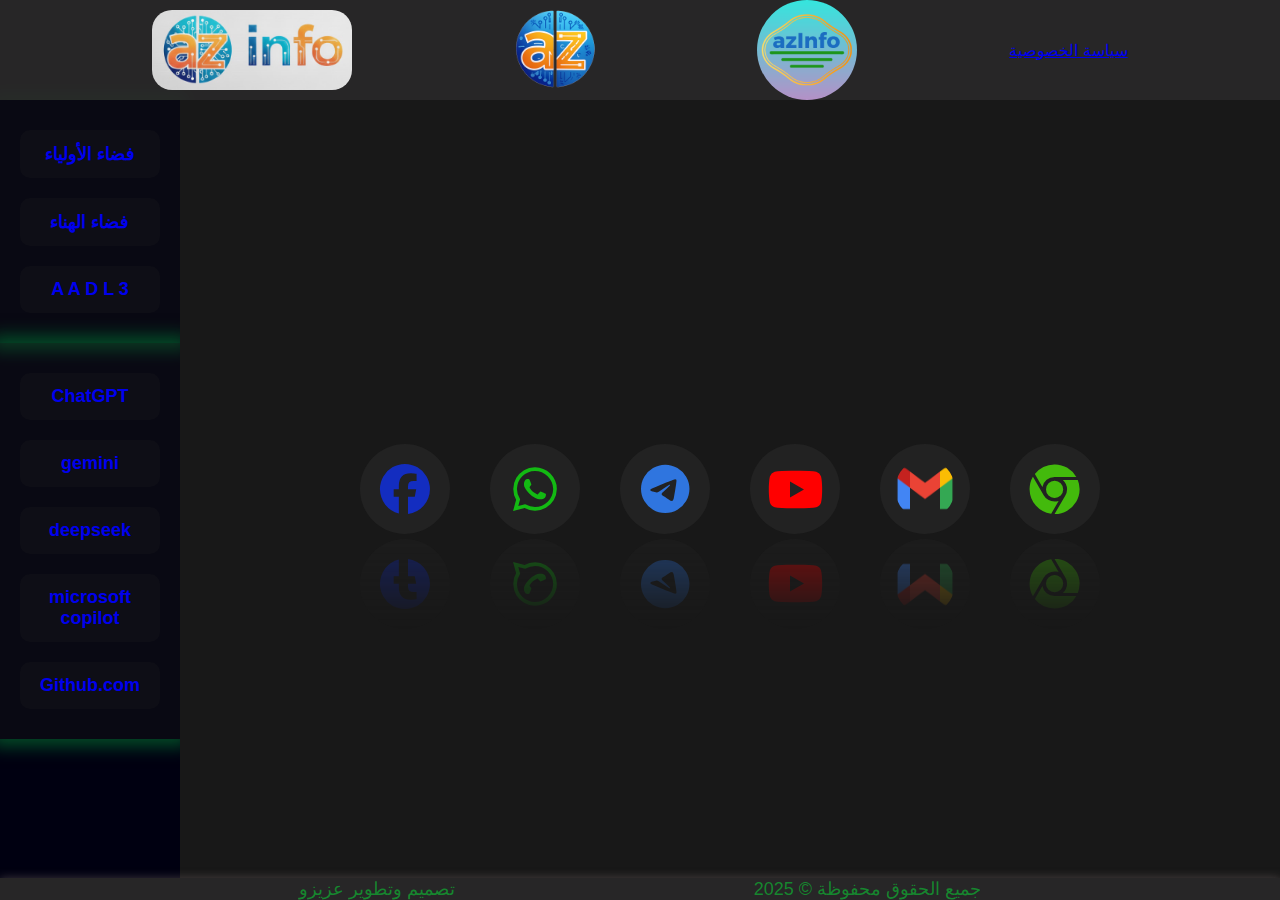
<file: index.html>
<!DOCTYPE html>
<html lang="en">
<head>
    <meta charset="UTF-8">
    <meta http-equiv="refresh" content="300000">
    <link rel="stylesheet" href="https://cdnjs.cloudflare.com/ajax/libs/font-awesome/6.4.0/css/all.min.css">

    <title>موقع عزيزو</title>
    <link rel="stylesheet" href="style.css">
    <link rel="icon" href="logocrcl.ico">
    <link rel="manifest" href="manifest.json">
    <meta name="theme-color" content="#0d6efd">

</head>
<!--خاص ب ال body -->

<body>
        <header>

                <img class="i1" src="logocart.png" alt="">
                <img class="i2" src="logocrcl.ico" alt="">
                <img class="i3" src="logo.png" alt="">
     <a   href="privacy.html" style="--color:rgb(19, 45, 192);">سياسة الخصوصية</a>

    
        </header>



<main>
      <div class="navbar">

       
<nav class="navbar1">
     <a class="a1"  target="_blank"  href="https://awlyaa.education.dz/login" style="--color:rgb(19, 45, 192);">فضاء الأولياء</a>

     <a  target="_blank"  href="https://elhanaa.cnas.dz/index.jsp" style="--color:rgb(195, 214, 21);">فضاء الهناء</a>

     <a  target="_blank"  href="https://www.aadl.dz/relogin" style="--color:rgb(43, 214, 21);">A A D L 3</a>

</nav>




<nav class="navbar2">
     <a class="a2"  target="_blank"  href="https://chatgpt.com/" style="--color:rgb(19, 45, 192);">ChatGPT</a>
     <a  target="_blank"  href="https://gemini.google.com/app?hl=fr" style="--color:rgb(19, 45, 192);">gemini</a>
     <a  target="_blank"  href="https://chat.deepseek.com/a/chat/s/8181d78a-5cc5-4130-99ca-4d407f6d1d8c" style="--color:rgb(19, 45, 192);">deepseek</a>
     <a  target="_blank"  href="https://copilot.microsoft.com/" style="--color:rgb(19, 45, 192);">microsoft copilot</a>
     <a  target="_blank"  href="https://github.com/" style="--color:rgb(19, 45, 192);">Github.com </a>

</nav>


</div> 


    <div class="tawasol">
        
                <a target="_blank" href="https://www.facebook.com/" style="--color:rgb(19, 45, 192);">
                 <i class="fa-brands fa-facebook"></i>
                </a>

                 <a target="_blank" href="https://web.whatsapp.com/" style="--color:rgb(19, 185, 19);">
                 <i class="fa-brands fa-whatsapp"></i>
                 </a>

                 <a target="_blank" href="https://web.telegram.org/a/" style="--color:rgb(47, 117, 223);">
                 <i class="fa-brands fa-telegram"></i>
                 </a>

                 <a target="_blank" href="https://www.youtube.com/" style="--color:rgb(255, 0, 0);">
                 <i class="fa-brands fa-youtube"></i>
                 </a>

                 <a target="_blank" href="https://mail.google.com/mail/u/0/#inbox" style="--color:rgb(26, 207, 117);">
                  <img src="g-m.png" class="icon-circle" alt="Gmail">
                 </a>
                <a target="_blank" href="https://www.google.com/" style="--color:rgba(72, 209, 9, 0.87);">
                 <i class="fa-brands fa-chrome"></i>
                 </a>

    </div>








</main>



<footer>
    
<p> تصميم وتطوير عزيزو   </p>
<p>جميع الحقوق محفوظة &copy; 2025 </p>

</footer>




<script>
if ('serviceWorker' in navigator) {
  window.addEventListener('load', function() {
    navigator.serviceWorker.register('/sw.js')
      .then(function(registration) {
        console.log('Service Worker مسجّل بنجاح:', registration.scope);
      })
      .catch(function(error) {
        console.log('فشل تسجيل Service Worker:', error);
      });
  });
}
</script>


</body>
</html>
</file>
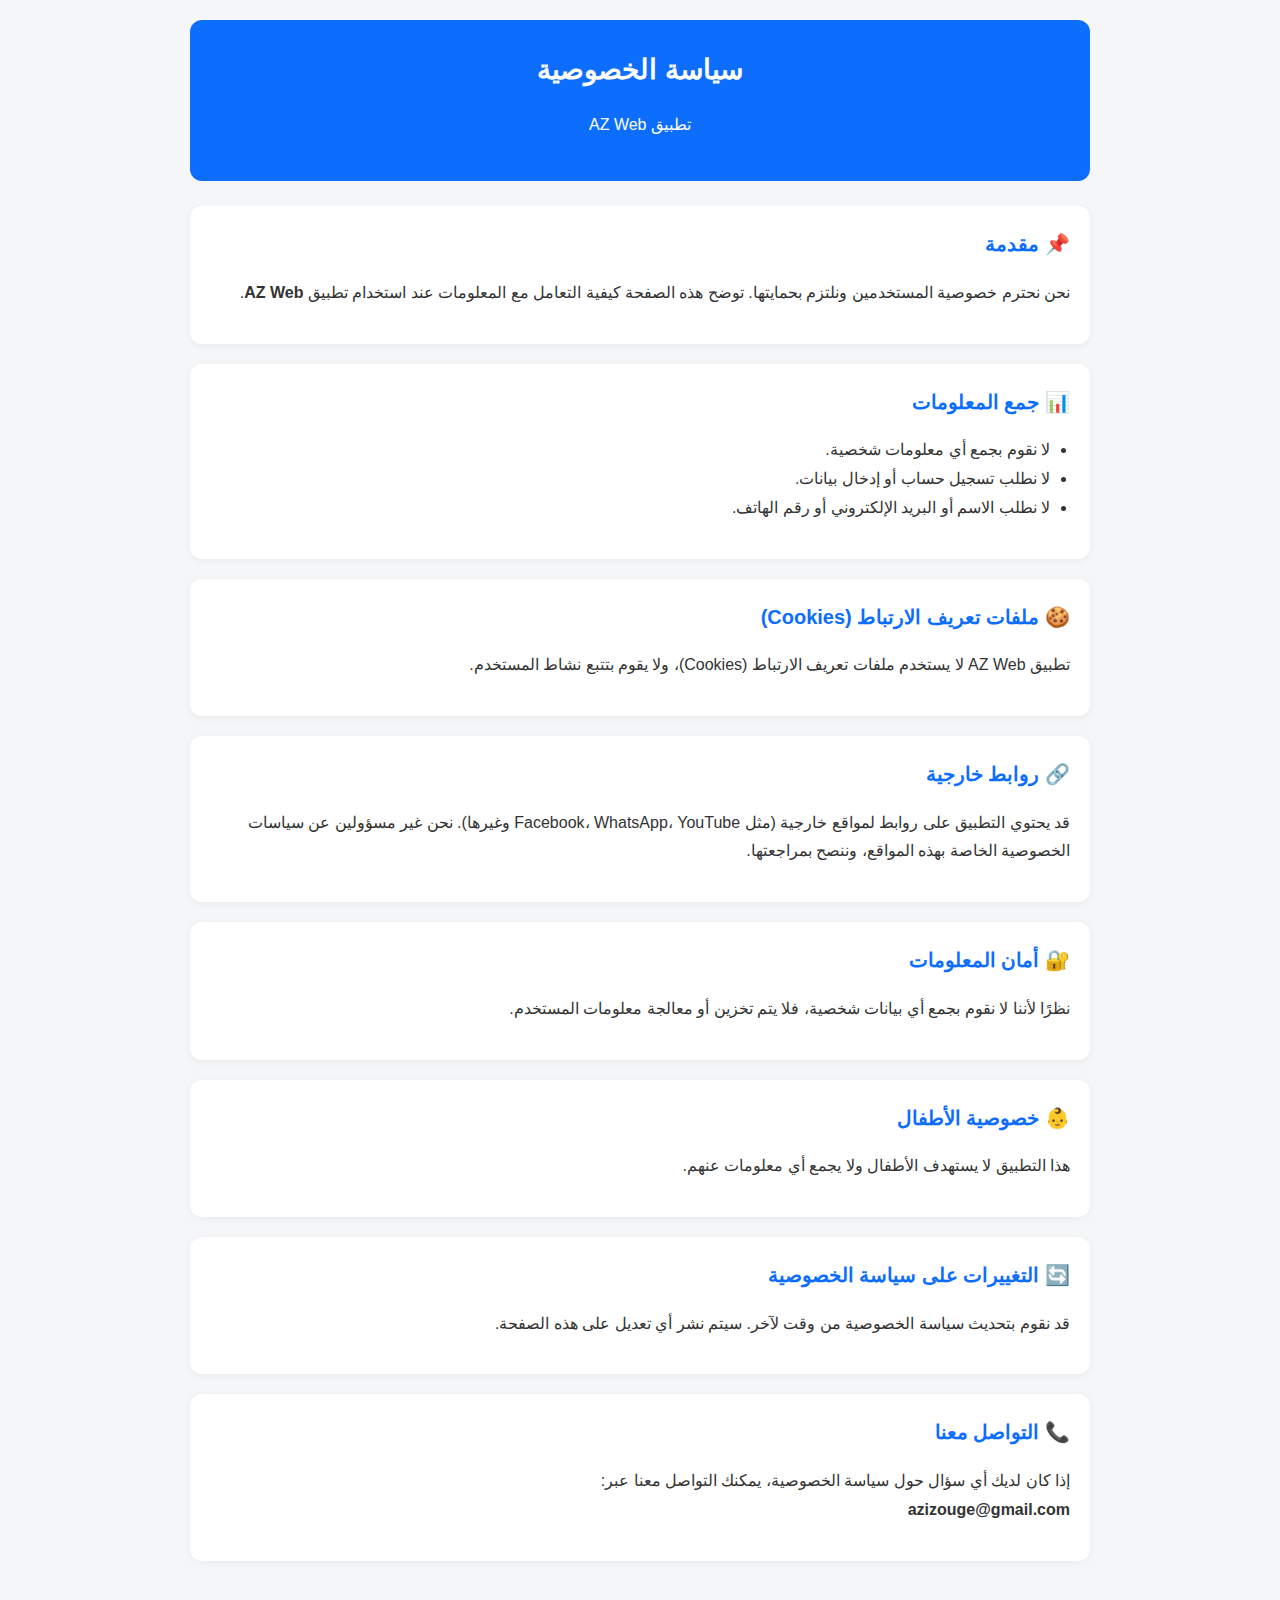
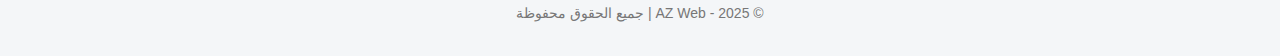
<file: privacy.html>
<!DOCTYPE html>
<html lang="ar" dir="rtl">
<head>
  <meta charset="UTF-8">
  <title>سياسة الخصوصية - AZ Web</title>
  <meta name="viewport" content="width=device-width, initial-scale=1.0">
  
  <style>
    body {
      margin: 0;
      font-family: "Segoe UI", Tahoma, Arial, sans-serif;
      background: #f4f6f8;
      color: #333;
      line-height: 1.8;
    }

    .container {
      max-width: 900px;
      margin: auto;
      padding: 20px;
    }

    header {
      background: #0d6efd;
      color: white;
      padding: 25px 20px;
      border-radius: 12px;
      text-align: center;
      margin-bottom: 25px;
    }

    h1 {
      margin: 0;
      font-size: 28px;
    }

    section {
      background: white;
      padding: 20px;
      border-radius: 12px;
      margin-bottom: 20px;
      box-shadow: 0 2px 8px rgba(0,0,0,0.05);
    }

    h2 {
      color: #0d6efd;
      font-size: 20px;
      margin-top: 0;
    }

    ul {
      padding-right: 20px;
    }

    footer {
      text-align: center;
      font-size: 14px;
      color: #777;
      margin-top: 30px;
      padding: 10px;
    }

    @media (max-width: 600px) {
      h1 {
        font-size: 22px;
      }
      h2 {
        font-size: 18px;
      }
    }
  </style>
</head>

<body>

  <div class="container">

    <header>
      <h1>سياسة الخصوصية</h1>
      <p>تطبيق AZ Web</p>
    </header>

    <section>
      <h2>📌 مقدمة</h2>
      <p>
        نحن نحترم خصوصية المستخدمين ونلتزم بحمايتها. توضح هذه الصفحة كيفية التعامل مع المعلومات
        عند استخدام تطبيق <strong>AZ Web</strong>.
      </p>
    </section>

    <section>
      <h2>📊 جمع المعلومات</h2>
      <ul>
        <li>لا نقوم بجمع أي معلومات شخصية.</li>
        <li>لا نطلب تسجيل حساب أو إدخال بيانات.</li>
        <li>لا نطلب الاسم أو البريد الإلكتروني أو رقم الهاتف.</li>
      </ul>
    </section>

    <section>
      <h2>🍪 ملفات تعريف الارتباط (Cookies)</h2>
      <p>
        تطبيق AZ Web لا يستخدم ملفات تعريف الارتباط (Cookies)، ولا يقوم بتتبع نشاط المستخدم.
      </p>
    </section>

    <section>
      <h2>🔗 روابط خارجية</h2>
      <p>
        قد يحتوي التطبيق على روابط لمواقع خارجية (مثل Facebook، WhatsApp، YouTube وغيرها).
        نحن غير مسؤولين عن سياسات الخصوصية الخاصة بهذه المواقع، وننصح بمراجعتها.
      </p>
    </section>

    <section>
      <h2>🔐 أمان المعلومات</h2>
      <p>
        نظرًا لأننا لا نقوم بجمع أي بيانات شخصية، فلا يتم تخزين أو معالجة معلومات المستخدم.
      </p>
    </section>

    <section>
      <h2>👶 خصوصية الأطفال</h2>
      <p>
        هذا التطبيق لا يستهدف الأطفال ولا يجمع أي معلومات عنهم.
      </p>
    </section>

    <section>
      <h2>🔄 التغييرات على سياسة الخصوصية</h2>
      <p>
        قد نقوم بتحديث سياسة الخصوصية من وقت لآخر. سيتم نشر أي تعديل على هذه الصفحة.
      </p>
    </section>

    <section>
      <h2>📞 التواصل معنا</h2>
      <p>
        إذا كان لديك أي سؤال حول سياسة الخصوصية، يمكنك التواصل معنا عبر:
        <br>
        <strong>azizouge@gmail.com</strong>
      </p>
    </section>

    <footer>
      © 2025 - AZ Web | جميع الحقوق محفوظة
    </footer>

  </div>

</body>
</html>
</file>
<file: style.css>
*{
    margin: 0;
    padding: 0;
    font-family: Arial, Helvetica, sans-serif;
}

html, body {
    height: 100%;
    margin: 0;
}
body{
    background-color: #001;
    font-family: Arial, sans-serif;
    
    
    display: flex;
    flex-direction: column;
    
}


header{
    position: relative;
    width: 100%;
    height: 100px;
    display: flex;
    justify-content: space-evenly;
    align-items: center;

    background: #2b2929ea;
    
}

.i1{
    width: 200px;
    border-radius: 20px;
}
.i3{
    width: 100px;
    border-radius: 50%;
    }

.i2{
    width: 100px;
}




main{
    
    width: 100%;
    
height: auto;

    display: flex;
    justify-content: space-between;
flex: 1;   /* يدفع الفوتر للأسفل */
    
    
}









.tawasol {
    width: 100%;
    background: #181818;
    
    
    display: flex;
    justify-content: center;
    align-items: center;
    gap: 40px;

}

.icon-circle {
    width: 60px;
    height: 60px;
    border-radius: 50%;      /* يجعلها دائرية */
    object-fit: cover;       /* قص ممتاز داخل الدائرة */
    vertical-align: middle;  /* محاذاة مع الأيقونات */
    cursor: pointer;
}


.tawasol a{
        text-decoration: none;

    color: var(--color);
    width: 90px;
    height: 90px;
    border-radius: 50%;
    background: #222;
    display: flex;
    justify-content: center;
    align-items: center;
    box-shadow: 0 0 0 0 rgba(255,255,255,0.2);
    transition: 0.5s;
    font-size: 50px;
    cursor: pointer;
    -webkit-box-reflect: below 5px linear-gradient(to bottom, rgba(0,0,0,0) , rgba(0,0,0,.4) );
}


 .tawasol a:hover{
    box-shadow: 0 0 20px 5px rgba(255,255,255,0.2);
    background-color: var(--color);
    color :#fff;
}


nav{
    width: 140px;
    
    background: #1818185b;
    padding: 10px 20px;
 
    box-shadow: 0 0 15px 8px  rgba(3, 75, 39, 0.966);
}

.navbar1 a , .navbar2 a{
    display: block;
    
    text-decoration: none;
    margin: 20px 0;
    font-size: 18px;
    transition: 0.3s;
    padding: 13px;
    text-align: center;
    font-weight: 600;
    border-radius: 10px;
    box-shadow: 0 0 0 0 rgba(255,255,255,0.2);
    background: #22222234;
}



nav a:hover{
    box-shadow: 0 0 20px 5px rgba(255,255,255,0.2);
    background-color: var(--color);
    color :#fff;
}























footer{
    width: 100%;
 
    background: #2b2929ea;
    display: flex;
    justify-content: space-evenly;
    align-items: center;
    box-shadow: 0 0 10px rgba(121, 108, 108, 0.5);
    color: rgba(21, 141, 47, 0.938);
    font-size: 18px;
    position: relative;
    bottom: 0;

    margin: 0; 

    
}













@media (min-width: 768px) and (max-width: 1024px) {
  /* تنسيقات التابلت */



  html, body {
    height: 100%;
    margin: 0;
}

body {
    display: flex;
    flex-direction: column;
}




header{
    height: 100px;
      
}


 



.i1{
    width: 200px;
    border-radius: 20px;
}
.i3{
    width: 100px;
    border-radius: 50%;
    }

.i2{
    width: 100px;
}



.tawasol {
    

    
    display: grid;
    grid-template-columns: repeat(2 , 230px);
    justify-items: center;
    gap: 18px;


}

.tawasol a{
       width: 50px;
    height: 50px;
    
    
    
    -webkit-box-reflect: below 5px linear-gradient(to bottom, rgba(0,0,0,0) , rgba(0,0,0,.8) ); 


}

.tawasol i{
    font-size: 120px;
    
}

.icon-circle {
    width: 90px;
    height: 90px;
    
}


main{
    flex: 1;   /* يدفع الفوتر للأسفل */
}


nav{
    width: 190px;
    
    
 
    box-shadow: 0 0 15px 8px  rgba(3, 75, 39, 0.966);
}

.navbar1 a , .navbar2 a{
    
    margin: 40px 0;
    font-size: 30px;
    
    padding: 20px;
   
   
}








footer{
    
    
    margin: 0;  
}




}






@media (min-width: 320px) and (max-width: 767px) {

  /* تنسيقات الهاتف */


html, body {
    height: 100%;
    margin: 0;
}

body {
    display: flex;
    flex-direction: column;
}




header{
    height: 50px;
        width: 100%;

      
}

.i3{
     display: none;

}
 .i1{
    width: 100px;
        }

.i2{
    
    display: none;
}





.tawasol {
    

    
    display: grid;
    grid-template-columns: repeat(1 , 80px);
    justify-items: center;
    gap: 3px;


}

.tawasol a{
       width: 60px;
    height: 60px;
    
    font-size: 30px;
    
    -webkit-box-reflect: left -50px linear-gradient(to left, rgba(0,0,0,0) , rgba(0,0,0,.4) ); 


}


main{
    flex: 1;   /* يدفع الفوتر للأسفل */
}








footer{
    
    font-size: 10px;
    height: 20px;
    margin: 0;  
}

}
</file>
